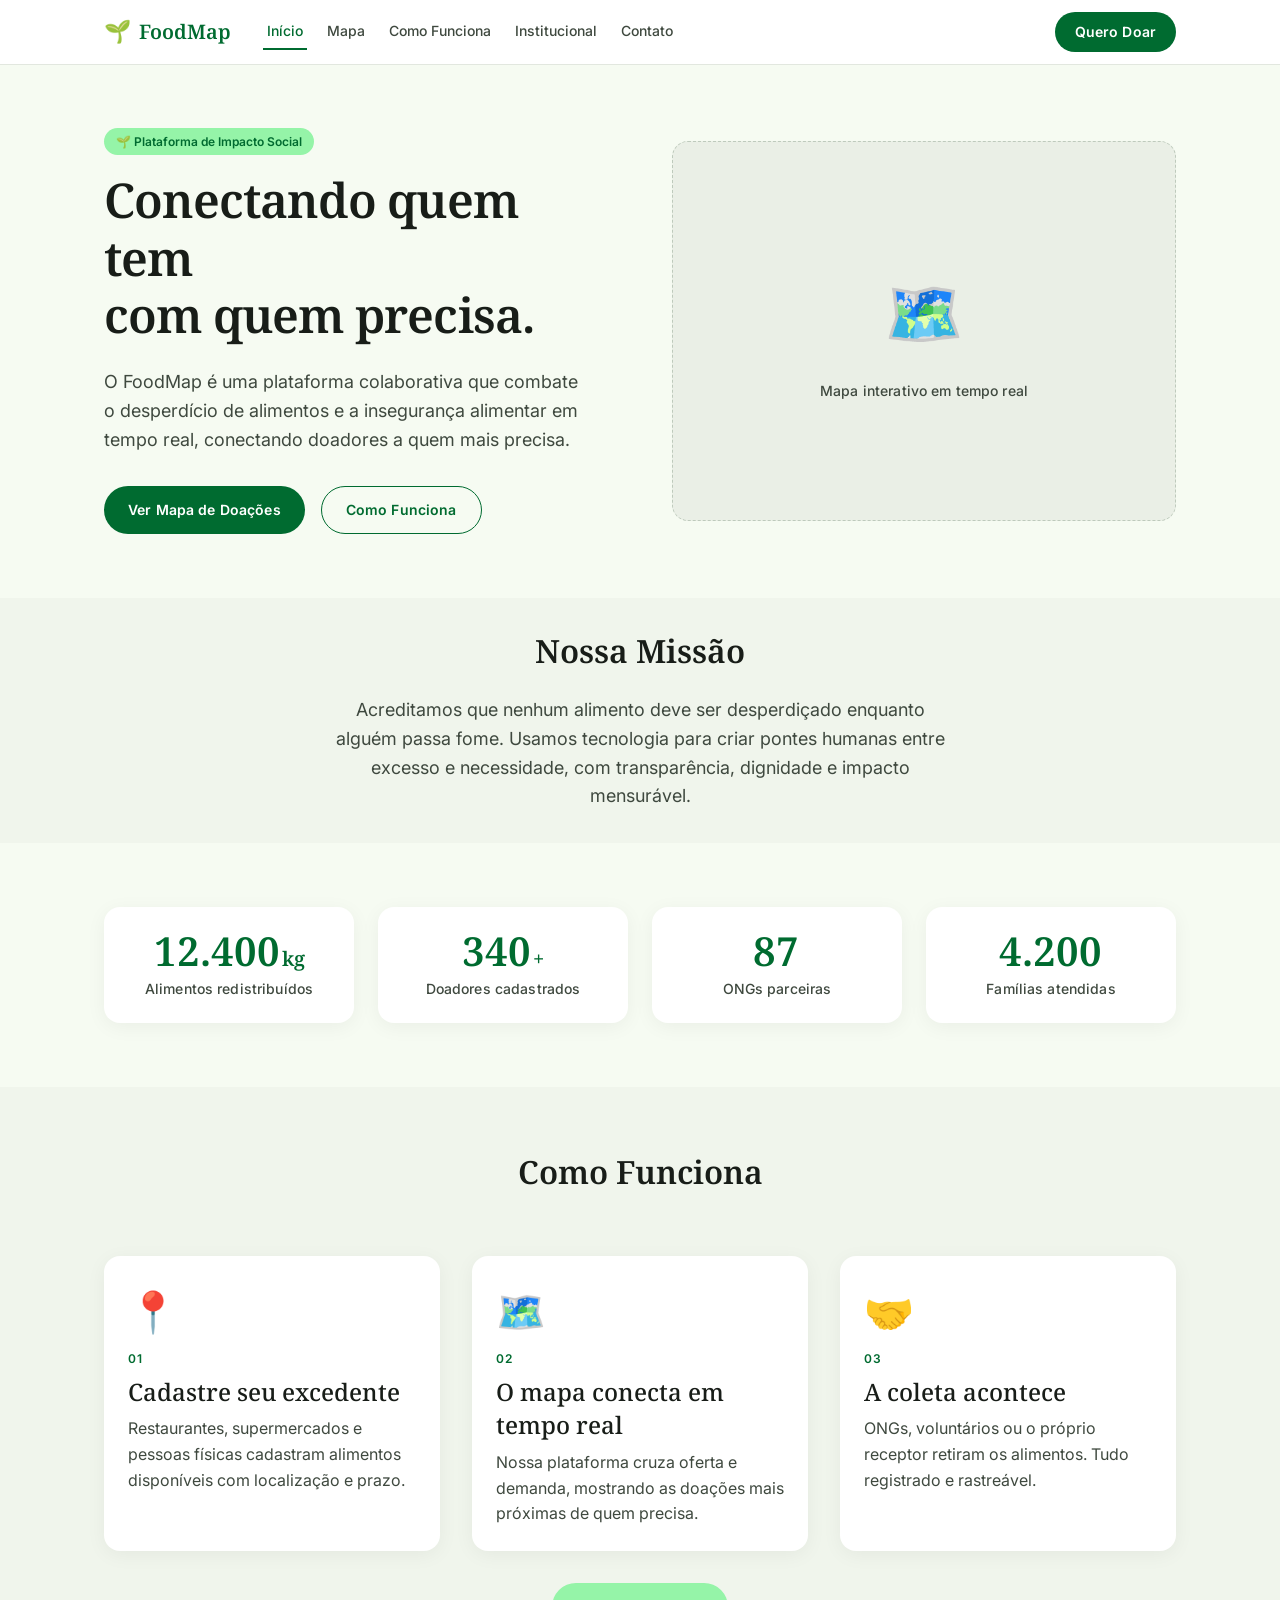
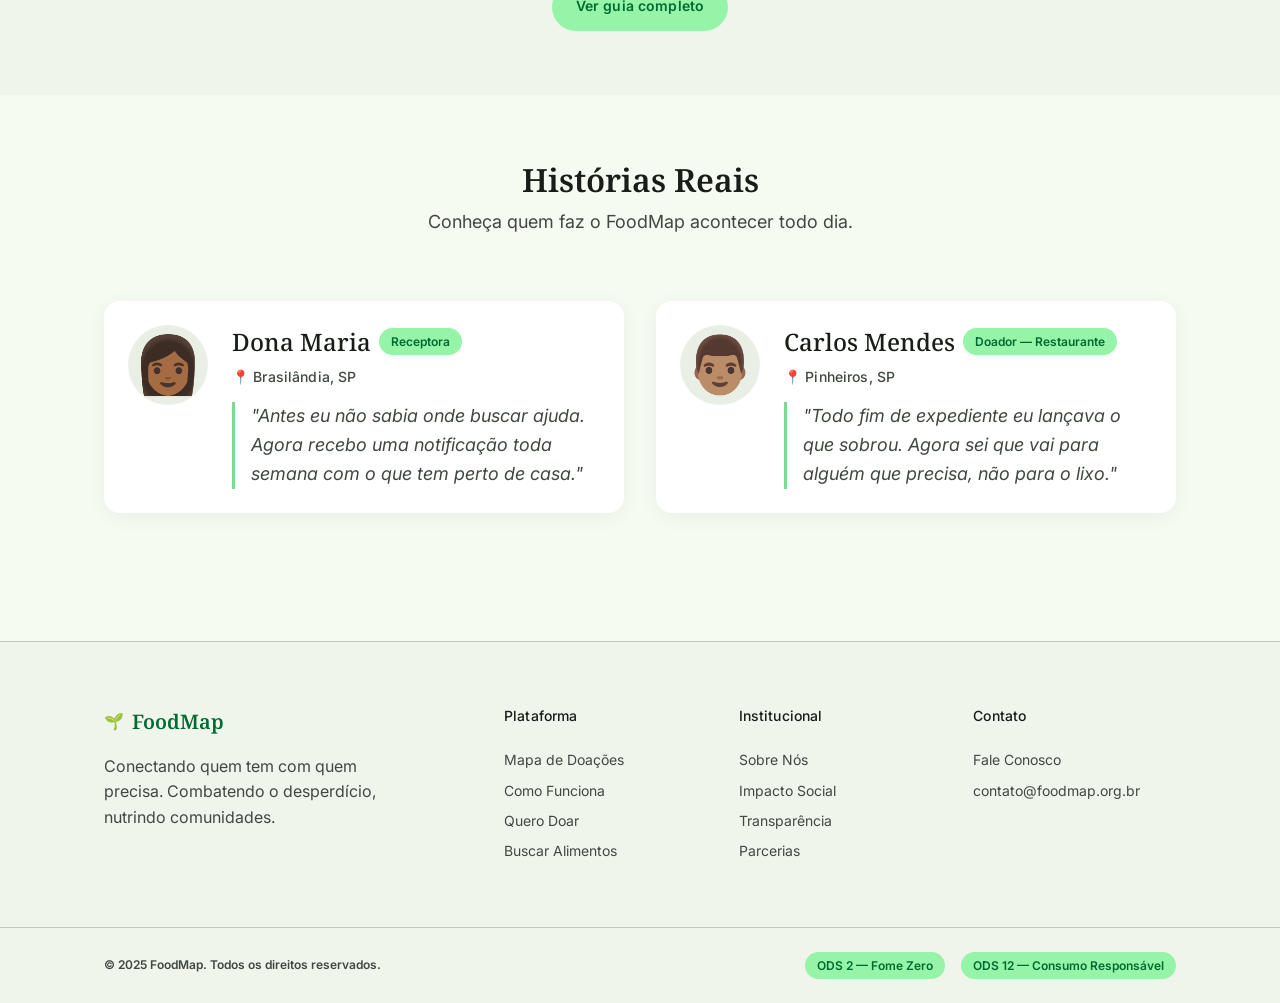
<file: foodmap/index.html>
<!DOCTYPE html>
<html lang="pt-BR">
<head>
  <meta charset="UTF-8" />
  <meta name="viewport" content="width=device-width, initial-scale=1.0" />
  <title>FoodMap — Início</title>

  <!-- Design System -->
  <link rel="stylesheet" href="./css/tokens.css" />
  <link rel="stylesheet" href="./css/global.css" />
  <link rel="stylesheet" href="./css/navbar.css" />
  <link rel="stylesheet" href="./css/footer.css" />
  <link rel="stylesheet" href="./css/home.css" />
</head>
<body>

  <!-- NavBar -->
  <div id="navbar">
  
  </div>

  <main>

    <!-- ── Hero Section ───────────────────────────────── -->
    <section class="hero section">
      <div class="container hero__inner">
        <div class="hero__content">
          <span class="badge" style="margin-bottom: var(--space-md);">🌱 Plataforma de Impacto Social</span>
          <h1 class="display-lg" style="margin-bottom: var(--space-lg);">
            Conectando quem tem<br>com quem precisa.
          </h1>
          <p class="body-lg text-muted" style="max-width: 480px; margin-bottom: var(--space-xl);">
            O FoodMap é uma plataforma colaborativa que combate o desperdício de alimentos
            e a insegurança alimentar em tempo real, conectando doadores a quem mais precisa.
          </p>
          <div class="hero__cta">
            <a href="./pages/mapa.html" class="btn btn-primary">Ver Mapa de Doações</a>
            <a href="./pages/como-funciona.html" class="btn btn-outline">Como Funciona</a>
          </div>
        </div>
        <div class="hero__visual">
          <!-- Placeholder: substituir por imagem/mapa real -->
          <div class="hero__map-placeholder">
            <span style="font-size: 64px;">🗺️</span>
            <p class="label-md text-muted">Mapa interativo em tempo real</p>
          </div>
        </div>
      </div>
    </section>

    <!-- ── Nossa Missão ────────────────────────────────── -->
    <section class="section-sm" style="background-color: var(--color-surface-container-low);">
      <div class="container" style="text-align: center; max-width: 680px;">
        <h2 class="headline-lg" style="margin-bottom: var(--space-lg);">Nossa Missão</h2>
        <p class="body-lg text-muted">
          Acreditamos que nenhum alimento deve ser desperdiçado enquanto alguém passa fome.
          Usamos tecnologia para criar pontes humanas entre excesso e necessidade,
          com transparência, dignidade e impacto mensurável.
        </p>
      </div>
    </section>

    <!-- ── Estatísticas ────────────────────────────────── -->
    <section class="section">
      <div class="container">
        <div class="stats-grid" id="statsGrid">
          <!-- preenchido pelo home.js -->
        </div>
      </div>
    </section>

    <!-- ── Como Funciona (resumo) ─────────────────────── -->
    <section class="section" style="background-color: var(--color-surface-container-low);">
      <div class="container">
        <h2 class="headline-lg text-center" style="margin-bottom: var(--space-xxl);">Como Funciona</h2>
        <div class="steps-grid" id="stepsGrid">
          <!-- preenchido pelo home.js -->
        </div>
        <div class="text-center" style="margin-top: var(--space-xl);">
          <a href="./pages/como-funciona.html" class="btn btn-secondary">Ver guia completo</a>
        </div>
      </div>
    </section>

    <!-- ── Personas ────────────────────────────────────── -->
    <section class="section">
      <div class="container">
        <h2 class="headline-lg text-center" style="margin-bottom: var(--space-sm);">Histórias Reais</h2>
        <p class="body-lg text-muted text-center" style="margin-bottom: var(--space-xxl);">
          Conheça quem faz o FoodMap acontecer todo dia.
        </p>
        <div class="personas-grid" id="personasGrid">
          <!-- preenchido pelo home.js -->
        </div>
      </div>
    </section>

  </main>

  <!-- Footer -->
  <div id="footer"></div>

  <!-- Scripts -->
  <script src="./components/navbar.js"></script>
  <script src="./components/footer.js"></script>
  <script src="./js/home.js"></script>
  <script>
    NavBar.render('index');
    Footer.render();
    Home.render();
  </script>

</body>
</html>
</file>
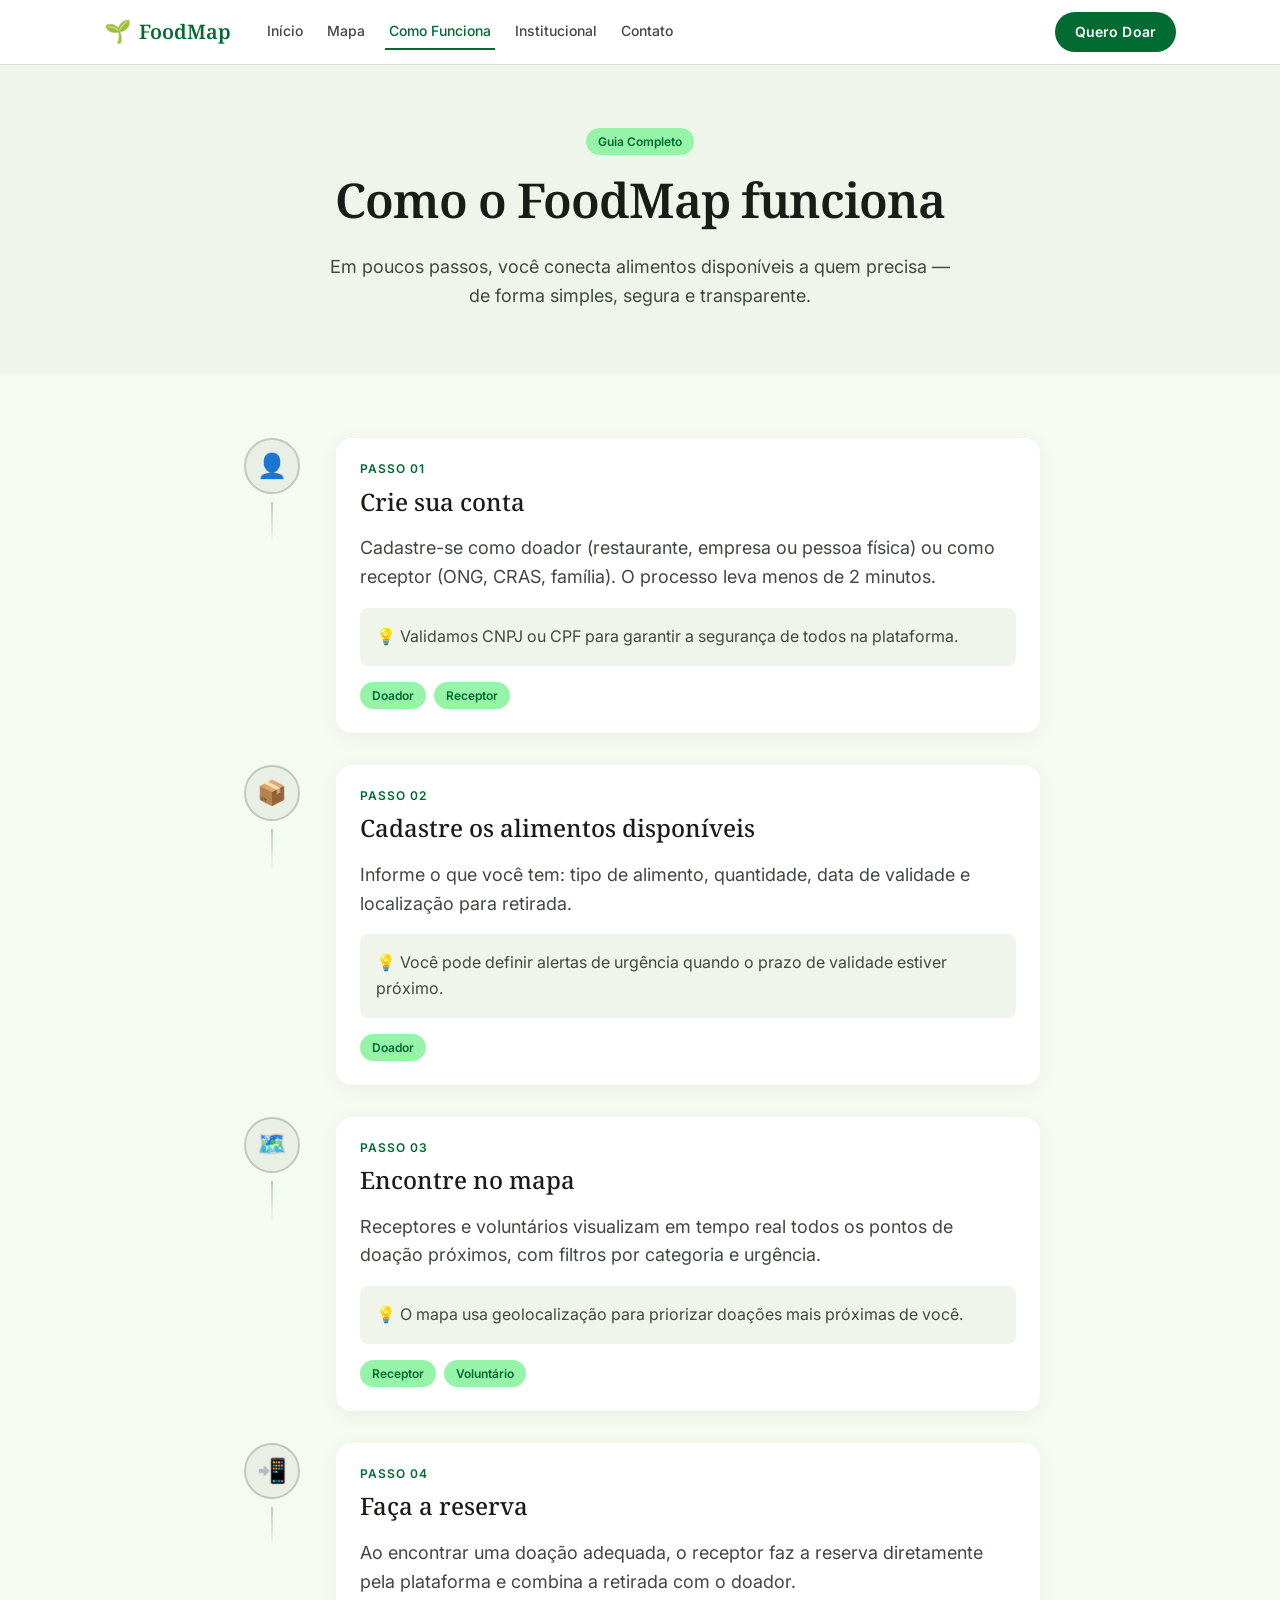
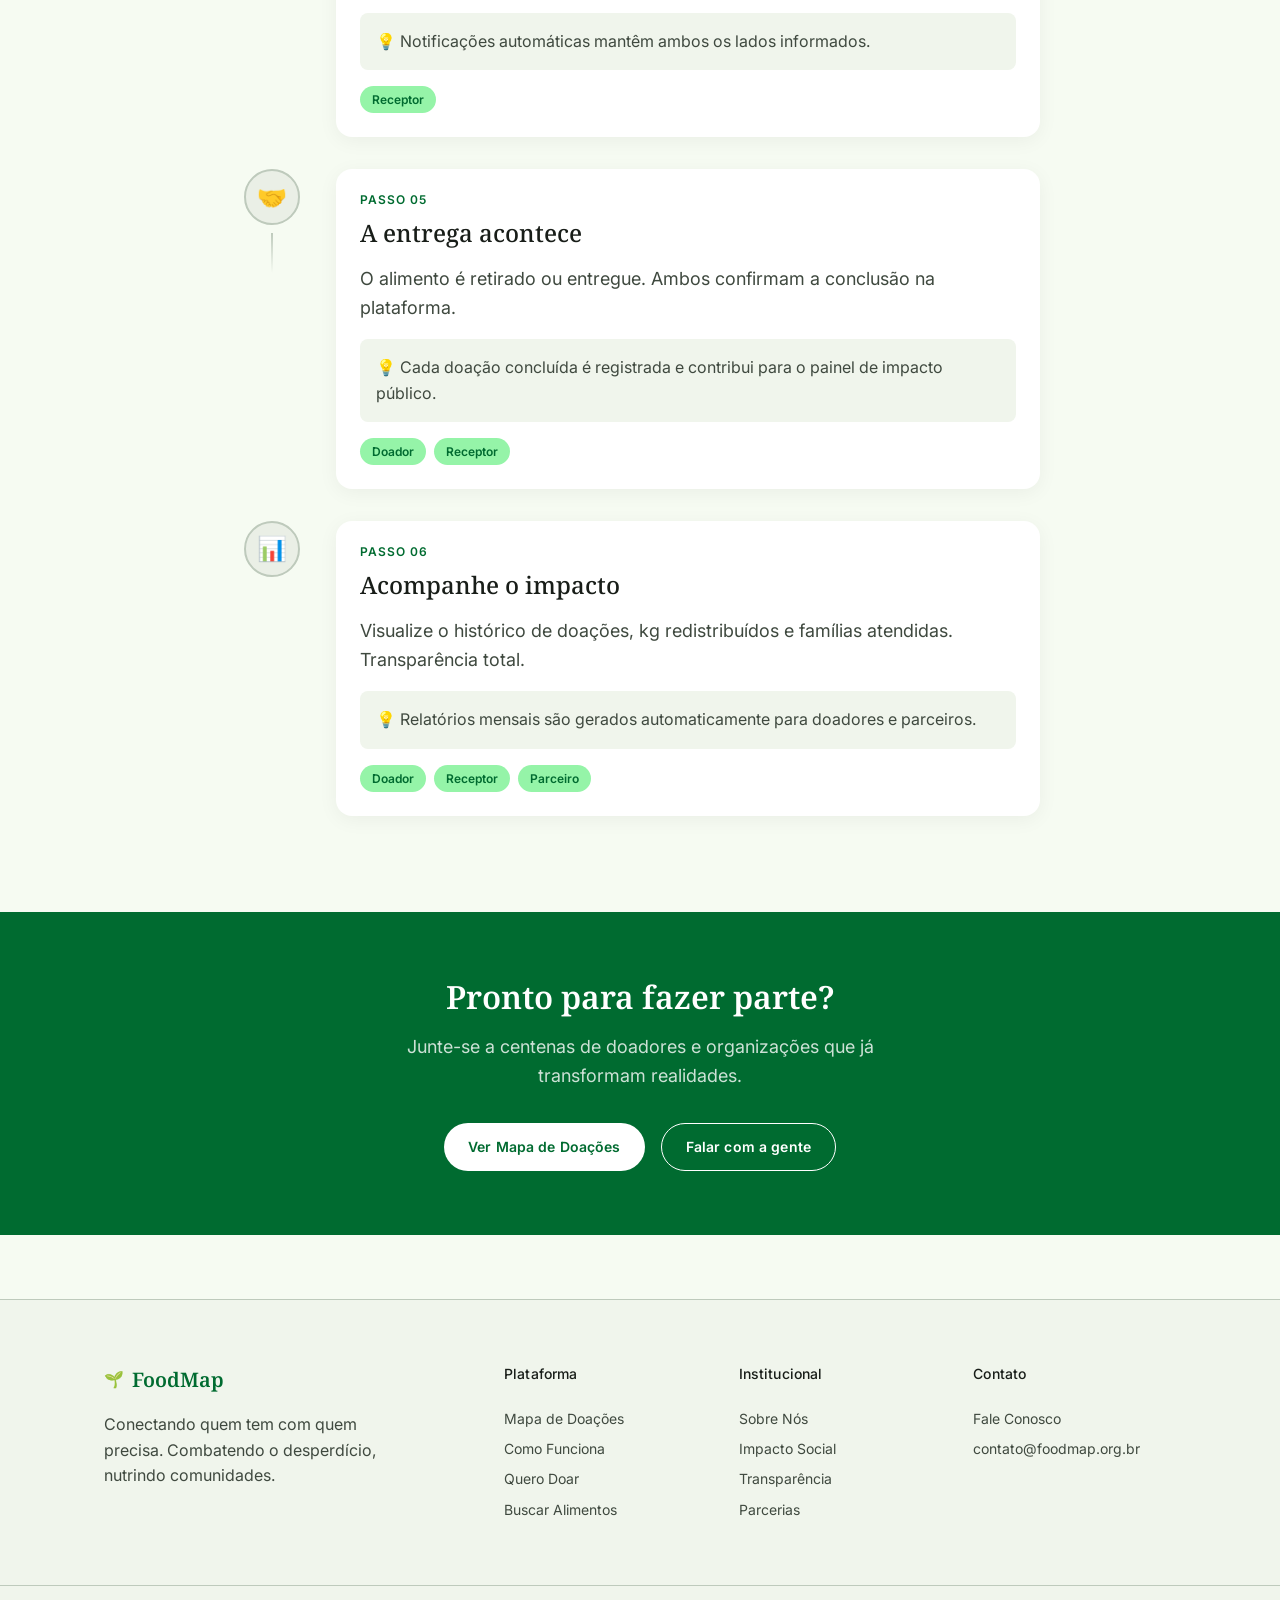
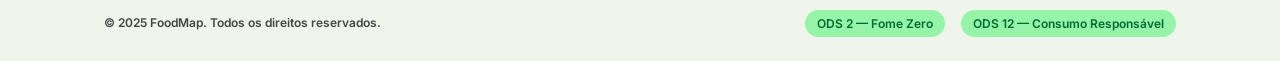
<file: foodmap/pages/como-funciona.html>
<!DOCTYPE html>
<html lang="pt-BR">
<head>
  <meta charset="UTF-8" />
  <meta name="viewport" content="width=device-width, initial-scale=1.0" />
  <title>FoodMap — Como Funciona</title>

  <link rel="stylesheet" href="../css/tokens.css" />
  <link rel="stylesheet" href="../css/global.css" />
  <link rel="stylesheet" href="../css/navbar.css" />
  <link rel="stylesheet" href="../css/footer.css" />
  <link rel="stylesheet" href="../css/como-funciona.css" />
</head>
<body>

  <div id="navbar"></div>

  <main>

    <!-- ── Hero ── -->
    <section class="section" style="background-color: var(--color-surface-container-low); text-align: center;">
      <div class="container" style="max-width: 680px;">
        <span class="badge" style="margin-bottom: var(--space-md);">Guia Completo</span>
        <h1 class="display-lg" style="margin-bottom: var(--space-lg);">Como o FoodMap funciona</h1>
        <p class="body-lg text-muted">
          Em poucos passos, você conecta alimentos disponíveis a quem precisa —
          de forma simples, segura e transparente.
        </p>
      </div>
    </section>

    <!-- ── Passo a passo ── -->
    <section class="section">
      <div class="container">
        <div class="cf-steps" id="cfSteps">
          <!-- preenchido pelo como-funciona.js -->
        </div>
      </div>
    </section>

    <!-- ── CTA Final ── -->
    <section class="section" style="background-color: var(--color-primary); text-align: center; margin-top: 0;">
      <div class="container" style="max-width: 600px;">
        <h2 class="headline-lg" style="color: var(--color-on-primary); margin-bottom: var(--space-md);">Pronto para fazer parte?</h2>
        <p class="body-lg" style="color: rgba(255,255,255,0.8); margin-bottom: var(--space-xl);">
          Junte-se a centenas de doadores e organizações que já transformam realidades.
        </p>
        <div style="display:flex; gap: var(--space-md); justify-content: center; flex-wrap: wrap;">
          <a href="./mapa.html" class="btn" style="background: white; color: var(--color-primary);">Ver Mapa de Doações</a>
          <a href="./contato.html" class="btn btn-outline" style="border-color: white; color: white;">Falar com a gente</a>
        </div>
      </div>
    </section>

  </main>

  <div id="footer"></div>

  <script src="../components/navbar.js"></script>
  <script src="../components/footer.js"></script>
  <script src="../js/como-funciona.js"></script>
  <script>
    NavBar.render('como-funciona');
    Footer.render();
    ComoFunciona.render();
  </script>

</body>
</html>
</file>
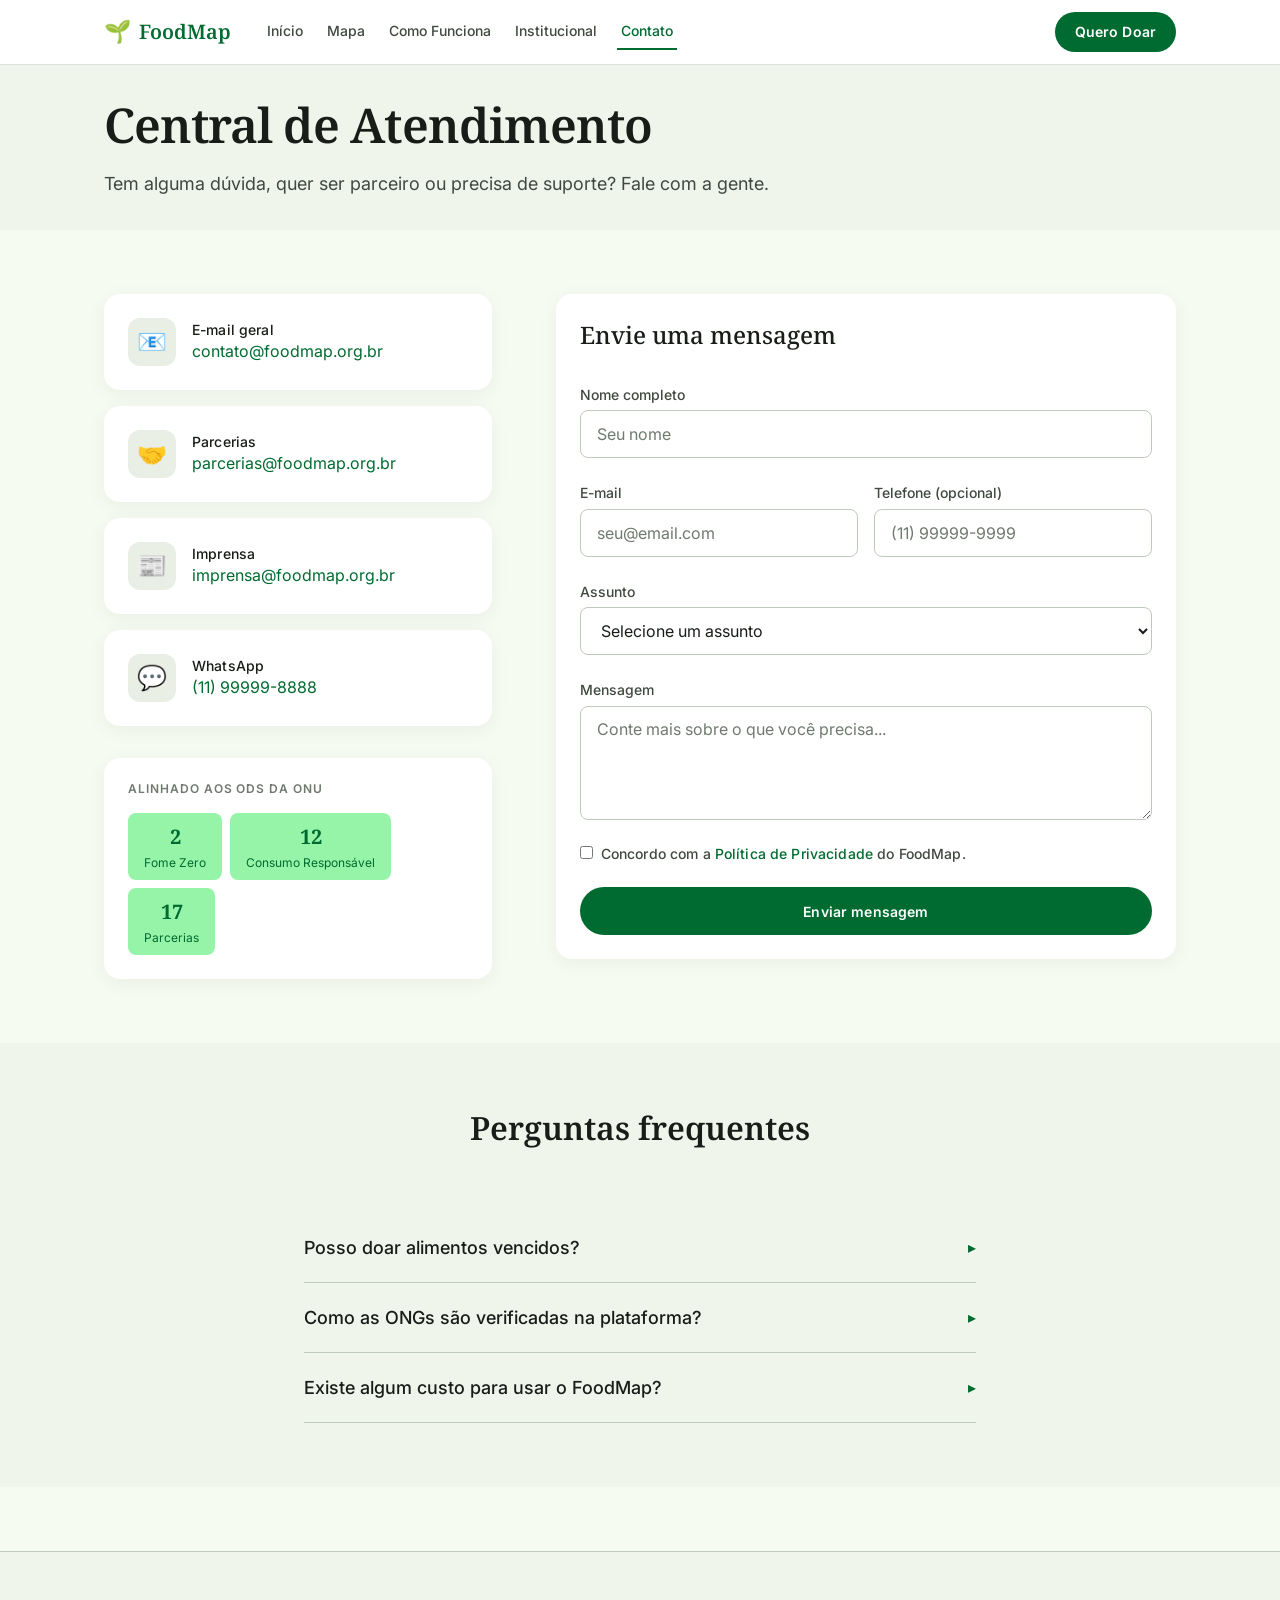
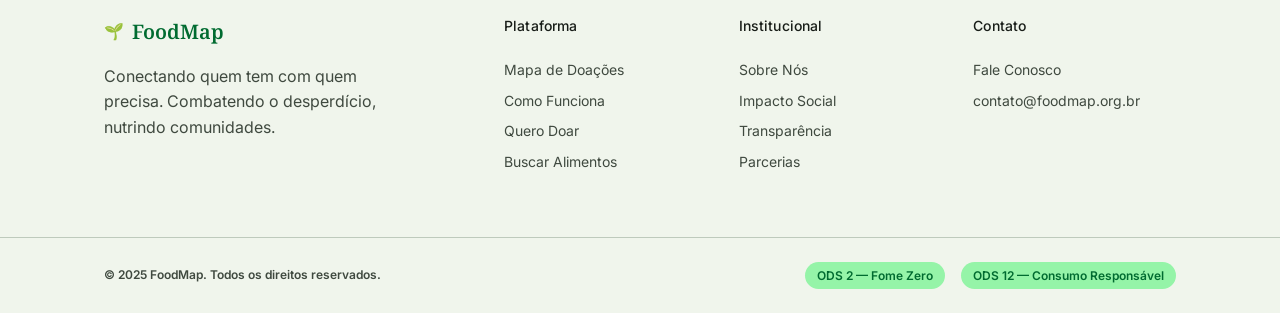
<file: foodmap/pages/contato.html>
<!DOCTYPE html>
<html lang="pt-BR">
<head>
  <meta charset="UTF-8" />
  <meta name="viewport" content="width=device-width, initial-scale=1.0" />
  <title>FoodMap — Central de Atendimento</title>

  <link rel="stylesheet" href="../css/tokens.css" />
  <link rel="stylesheet" href="../css/global.css" />
  <link rel="stylesheet" href="../css/navbar.css" />
  <link rel="stylesheet" href="../css/footer.css" />
  <link rel="stylesheet" href="../css/contato.css" />
</head>
<body>

  <div id="navbar"></div>

  <main>

    <!-- ── Hero ── -->
    <section class="section-sm" style="background-color: var(--color-surface-container-low);">
      <div class="container">
        <h1 class="display-lg" style="margin-bottom: var(--space-md);">Central de Atendimento</h1>
        <p class="body-lg text-muted">Tem alguma dúvida, quer ser parceiro ou precisa de suporte? Fale com a gente.</p>
      </div>
    </section>

    <!-- ── Layout principal ── -->
    <section class="section">
      <div class="container">
        <div class="contato-layout">

          <!-- Cards de contato + ODS -->
          <div class="contato-cards" id="contatoCards">
            <!-- preenchido pelo contato.js -->
          </div>

          <!-- Formulário -->
          <div class="card contato-form-wrapper">
            <h2 class="headline-md" style="margin-bottom: var(--space-xl);">Envie uma mensagem</h2>

            <form id="contatoForm" novalidate>

              <div class="form-field">
                <label class="input-label" for="name">Nome completo</label>
                <input class="input" type="text" id="name" name="name" placeholder="Seu nome" required />
              </div>

              <div class="form-row">
                <div class="form-field">
                  <label class="input-label" for="email">E-mail</label>
                  <input class="input" type="email" id="email" name="email" placeholder="seu@email.com" required />
                </div>
                <div class="form-field">
                  <label class="input-label" for="phone">Telefone (opcional)</label>
                  <input class="input" type="tel" id="phone" name="phone" placeholder="(11) 99999-9999" />
                </div>
              </div>

              <div class="form-field">
                <label class="input-label" for="subject">Assunto</label>
                <select class="input" id="subject" name="subject" required>
                  <option value="" disabled selected>Selecione um assunto</option>
                  <option value="parceria">Quero ser parceiro</option>
                  <option value="doacao">Quero fazer doações</option>
                  <option value="voluntariado">Quero ser voluntário</option>
                  <option value="imprensa">Imprensa / Mídia</option>
                  <option value="suporte">Suporte técnico</option>
                  <option value="outro">Outro</option>
                </select>
              </div>

              <div class="form-field">
                <label class="input-label" for="message">Mensagem</label>
                <textarea class="input" id="message" name="message" rows="5" placeholder="Conte mais sobre o que você precisa..." required style="padding-top: 12px; resize: vertical;"></textarea>
              </div>

              <div class="form-checkbox">
                <input type="checkbox" id="privacy" name="privacy" required />
                <label for="privacy" class="label-md text-muted">
                  Concordo com a <a href="#" class="text-primary">Política de Privacidade</a> do FoodMap.
                </label>
              </div>

              <button type="submit" class="btn btn-primary" style="width: 100%; margin-top: var(--space-lg);">
                Enviar mensagem
              </button>

              <p id="formMsg" class="label-md text-center" style="margin-top: var(--space-md); display: none;"></p>

            </form>
          </div>

        </div>
      </div>
    </section>

    <!-- ── FAQ ── -->
    <section class="section" style="background-color: var(--color-surface-container-low);">
      <div class="container" style="max-width: 720px;">
        <h2 class="headline-lg text-center" style="margin-bottom: var(--space-xxl);">Perguntas frequentes</h2>
        <div class="faq-list" id="faqList">
          <!-- preenchido pelo contato.js -->
        </div>
      </div>
    </section>

  </main>

  <div id="footer"></div>

  <script src="../components/navbar.js"></script>
  <script src="../components/footer.js"></script>
  <script src="../js/contato.js"></script>
  <script>
    NavBar.render('contato');
    Footer.render();
    Contato.render();
  </script>

</body>
</html>
</file>
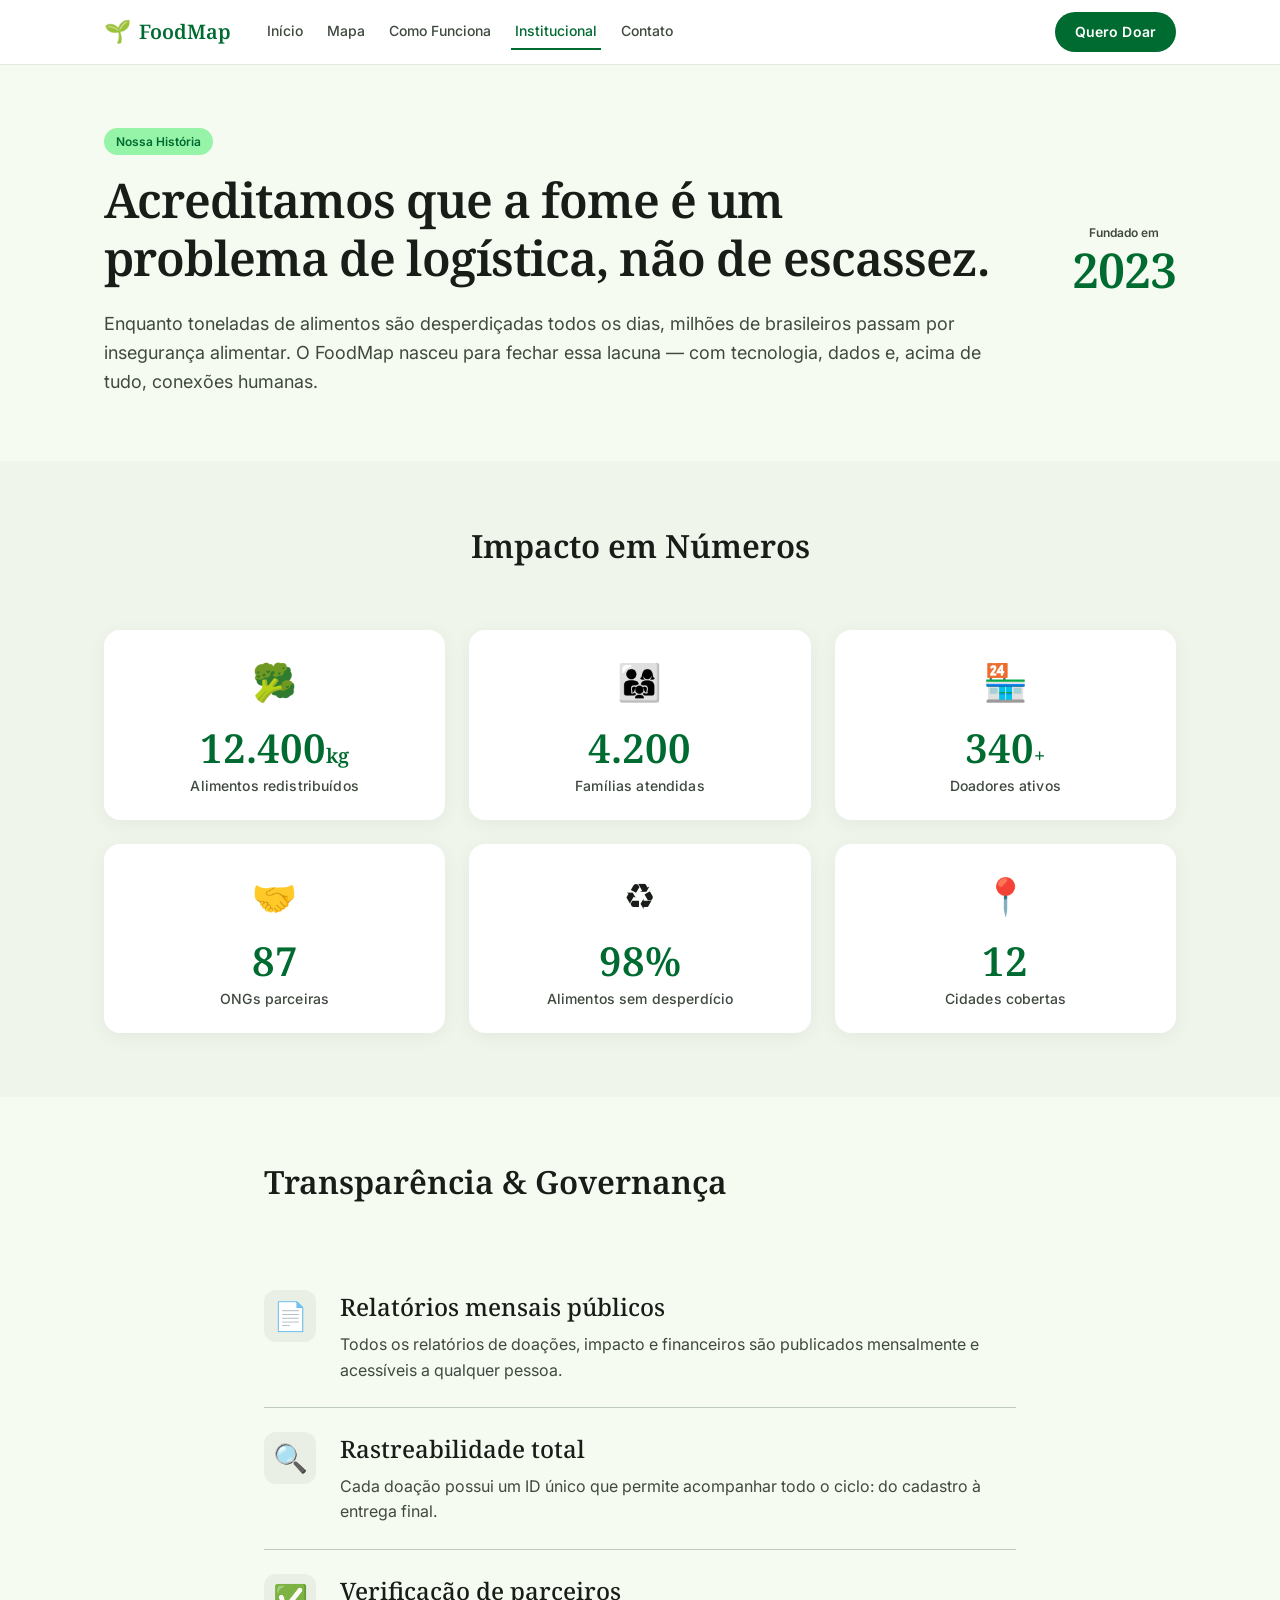
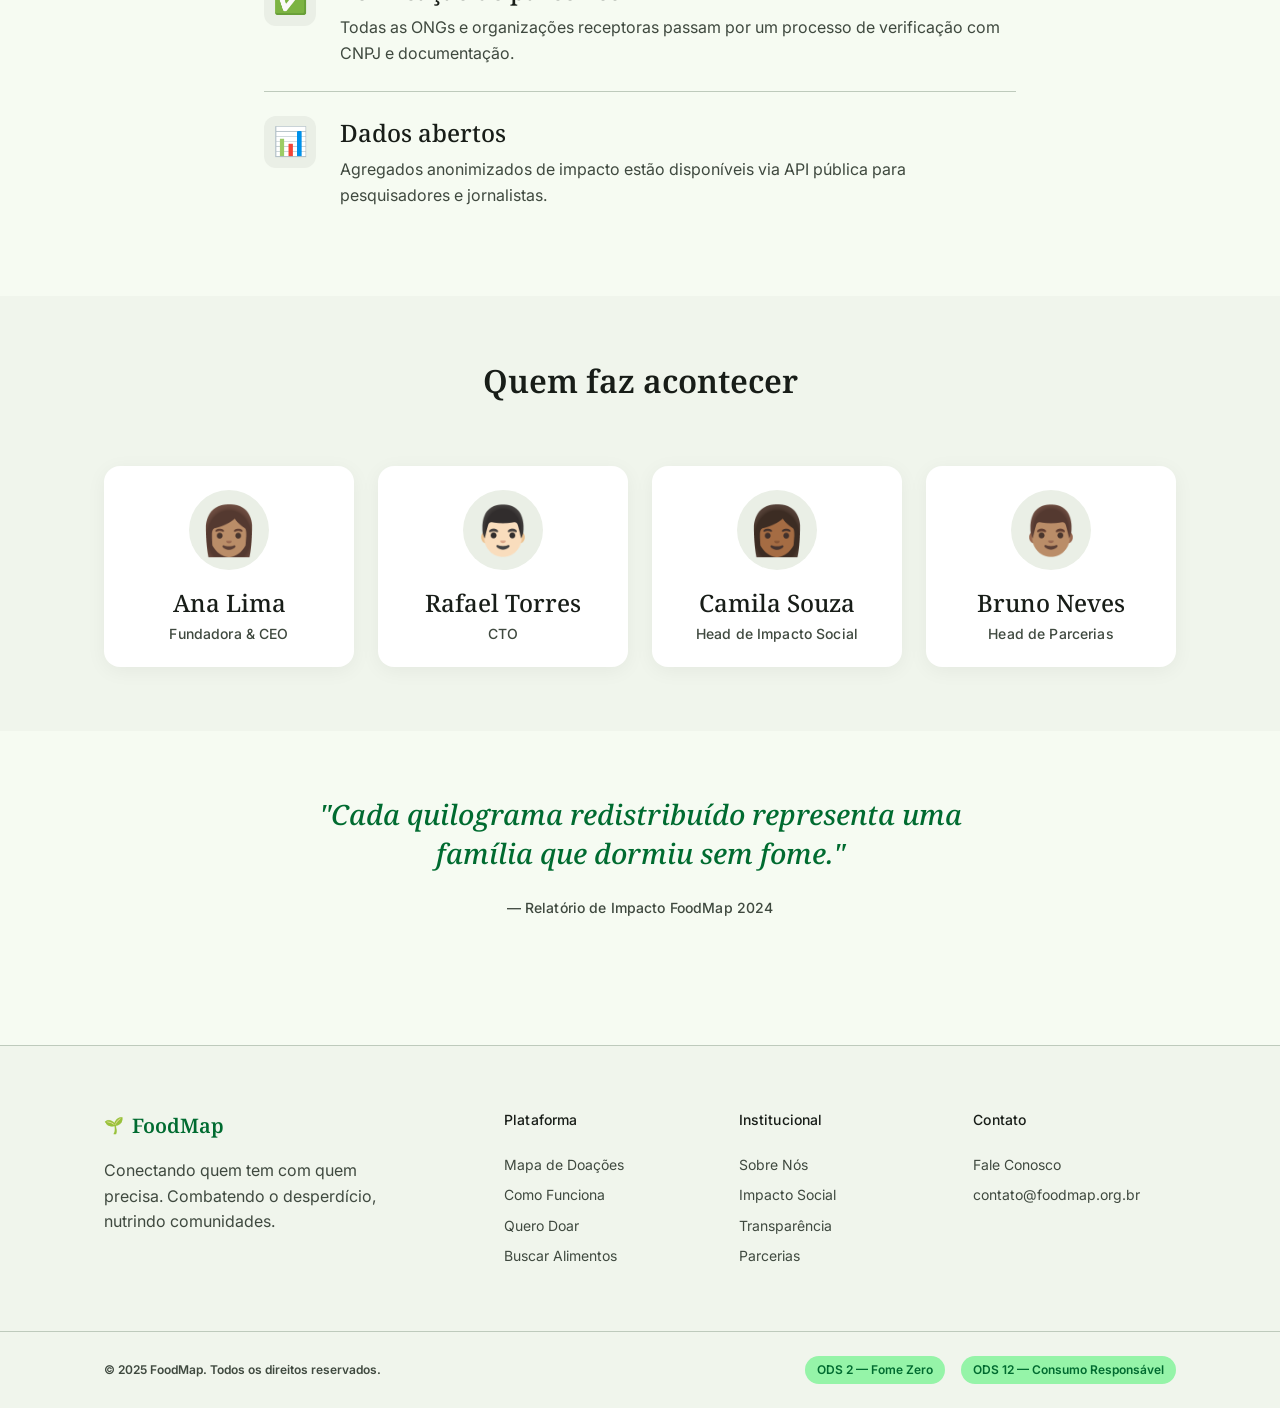
<file: foodmap/pages/institucional.html>
<!DOCTYPE html>
<html lang="pt-BR">
<head>
  <meta charset="UTF-8" />
  <meta name="viewport" content="width=device-width, initial-scale=1.0" />
  <title>FoodMap — Institucional & Impacto</title>

  <link rel="stylesheet" href="../css/tokens.css" />
  <link rel="stylesheet" href="../css/global.css" />
  <link rel="stylesheet" href="../css/navbar.css" />
  <link rel="stylesheet" href="../css/footer.css" />
  <link rel="stylesheet" href="../css/institucional.css" />
</head>
<body>

  <div id="navbar"></div>

  <main>

    <!-- ── Manifesto / Hero ── -->
    <section class="section inst-hero">
      <div class="container">
        <div class="inst-hero__inner">
          <div>
            <span class="badge" style="margin-bottom: var(--space-md);">Nossa História</span>
            <h1 class="display-lg" style="margin-bottom: var(--space-lg);">
              Acreditamos que a fome é um problema de logística, não de escassez.
            </h1>
            <p class="body-lg text-muted">
              Enquanto toneladas de alimentos são desperdiçadas todos os dias, milhões de brasileiros
              passam por insegurança alimentar. O FoodMap nasceu para fechar essa lacuna —
              com tecnologia, dados e, acima de tudo, conexões humanas.
            </p>
          </div>
          <div class="inst-hero__year">
            <p class="label-sm text-muted">Fundado em</p>
            <p class="display-lg text-primary">2023</p>
          </div>
        </div>
      </div>
    </section>

    <!-- ── Dados de Impacto ── -->
    <section class="section" style="background-color: var(--color-surface-container-low);">
      <div class="container">
        <h2 class="headline-lg text-center" style="margin-bottom: var(--space-xxl);">Impacto em Números</h2>
        <div class="impact-grid" id="impactGrid">
          <!-- preenchido pelo institucional.js -->
        </div>
      </div>
    </section>

    <!-- ── Transparência & Governança ── -->
    <section class="section">
      <div class="container" style="max-width: 800px;">
        <h2 class="headline-lg" style="margin-bottom: var(--space-xxl);">Transparência & Governança</h2>
        <div id="transparencyList">
          <!-- preenchido pelo institucional.js -->
        </div>
      </div>
    </section>

    <!-- ── Time ── -->
    <section class="section" style="background-color: var(--color-surface-container-low);">
      <div class="container">
        <h2 class="headline-lg text-center" style="margin-bottom: var(--space-xxl);">Quem faz acontecer</h2>
        <div class="team-grid" id="teamGrid">
          <!-- preenchido pelo institucional.js -->
        </div>
      </div>
    </section>

    <!-- ── Quote de impacto ── -->
    <section class="section">
      <div class="container" style="max-width: 720px; text-align: center;">
        <blockquote class="inst-quote">
          "Cada quilograma redistribuído representa uma família que dormiu sem fome."
        </blockquote>
        <p class="label-md text-muted" style="margin-top: var(--space-lg);">— Relatório de Impacto FoodMap 2024</p>
      </div>
    </section>

  </main>

  <div id="footer"></div>

  <script src="../components/navbar.js"></script>
  <script src="../components/footer.js"></script>
  <script src="../js/institucional.js"></script>
  <script>
    NavBar.render('institucional');
    Footer.render();
    Institucional.render();
  </script>

</body>
</html>
</file>
<file: foodmap/css/tokens.css>
/* =====================================================
   FOODMAP — Design Tokens
   Fonte: foodmap_design_system/DESIGN.md
   ===================================================== */

@import url('https://fonts.googleapis.com/css2?family=Inter:wght@400;500;600&family=Noto+Serif:wght@500;600&display=swap');

:root {
  /* ── Cores: Superfície ── */
  --color-background:               #f6fbf2;
  --color-surface:                  #f6fbf2;
  --color-surface-dim:              #d6dcd3;
  --color-surface-bright:           #f6fbf2;
  --color-surface-container-lowest: #ffffff;
  --color-surface-container-low:    #f0f5ec;
  --color-surface-container:        #eaefe6;
  --color-surface-container-high:   #e5eae1;
  --color-surface-container-highest:#dfe4db;
  --color-surface-variant:          #dfe4db;
  --color-surface-tint:             #006d32;

  /* ── Cores: On Surface ── */
  --color-on-surface:               #181d18;
  --color-on-surface-variant:       #3f493f;
  --color-on-background:            #181d18;

  /* ── Cores: Primária ── */
  --color-primary:                  #006b30;
  --color-on-primary:               #ffffff;
  --color-primary-container:        #218544;
  --color-on-primary-container:     #f7fff3;
  --color-primary-fixed:            #97f8a9;
  --color-primary-fixed-dim:        #7bdb8f;
  --color-inverse-primary:          #7bdb8f;

  /* ── Cores: Secundária ── */
  --color-secondary:                #006d33;
  --color-on-secondary:             #ffffff;
  --color-secondary-container:      #95f4a8;
  --color-on-secondary-container:   #007235;
  --color-secondary-fixed:          #97f7ab;
  --color-secondary-fixed-dim:      #7cda91;

  /* ── Cores: Terciária ── */
  --color-tertiary:                 #006b33;
  --color-on-tertiary:              #ffffff;
  --color-tertiary-container:       #248548;
  --color-on-tertiary-container:    #f6fff3;

  /* ── Cores: Erro ── */
  --color-error:                    #ba1a1a;
  --color-on-error:                 #ffffff;
  --color-error-container:          #ffdad6;
  --color-on-error-container:       #93000a;

  /* ── Cores: Outline ── */
  --color-outline:                  #6f7a6e;
  --color-outline-variant:          #becabc;

  /* ── Cores: Inverse ── */
  --color-inverse-surface:          #2c322c;
  --color-inverse-on-surface:       #edf2e9;

  /* ── Tipografia ── */
  --font-serif:  'Noto Serif', Georgia, serif;
  --font-sans:   'Inter', system-ui, sans-serif;

  --text-display-lg-size:    48px;
  --text-display-lg-height:  1.2;
  --text-display-lg-spacing: -0.02em;
  --text-display-lg-weight:  600;

  --text-headline-lg-size:   32px;
  --text-headline-lg-height: 1.3;
  --text-headline-lg-weight: 600;

  --text-headline-md-size:   24px;
  --text-headline-md-height: 1.4;
  --text-headline-md-weight: 500;

  --text-body-lg-size:       18px;
  --text-body-lg-height:     1.6;
  --text-body-lg-weight:     400;

  --text-body-md-size:       16px;
  --text-body-md-height:     1.6;
  --text-body-md-weight:     400;

  --text-label-md-size:      14px;
  --text-label-md-height:    1.4;
  --text-label-md-spacing:   0.01em;
  --text-label-md-weight:    500;

  --text-label-sm-size:      12px;
  --text-label-sm-height:    1.2;
  --text-label-sm-weight:    600;

  /* ── Espaçamento (base 4px) ── */
  --space-xs:  4px;
  --space-sm:  8px;
  --space-md:  16px;
  --space-lg:  24px;
  --space-xl:  32px;
  --space-xxl: 64px;

  --container-max:  1120px;
  --container-gutter: 24px;

  /* ── Border Radius ── */
  --radius-sm:   0.25rem;
  --radius-md:   0.5rem;
  --radius-lg:   0.75rem;
  --radius-xl:   1rem;
  --radius-2xl:  1.5rem;
  --radius-full: 9999px;

  /* ── Sombras ── */
  --shadow-card:       0px 4px 20px rgba(0, 0, 0, 0.05);
  --shadow-card-hover: 0px 8px 30px rgba(0, 0, 0, 0.08);
  --shadow-nav:        0px 1px 0px rgba(0, 0, 0, 0.08);
}
</file>
<file: foodmap/css/global.css>
/* =====================================================
   FOODMAP — Global Styles
   ===================================================== */

*, *::before, *::after { box-sizing: border-box; margin: 0; padding: 0; }

html {
  background-color: var(--color-background);
  color: var(--color-on-background);
  font-family: var(--font-sans);
  font-size: var(--text-body-md-size);
  line-height: var(--text-body-md-height);
  -webkit-font-smoothing: antialiased;
}

img { display: block; max-width: 100%; }
a  { color: inherit; text-decoration: none; }

/* ── Container ───────────────────────────────────────── */
.container {
  width: 100%;
  max-width: var(--container-max);
  margin-inline: auto;
  padding-inline: var(--container-gutter);
}

/* ── Tipografia ──────────────────────────────────────── */
.display-lg {
  font-family: var(--font-serif);
  font-size: var(--text-display-lg-size);
  font-weight: var(--text-display-lg-weight);
  line-height: var(--text-display-lg-height);
  letter-spacing: var(--text-display-lg-spacing);
}
.headline-lg {
  font-family: var(--font-serif);
  font-size: var(--text-headline-lg-size);
  font-weight: var(--text-headline-lg-weight);
  line-height: var(--text-headline-lg-height);
}
.headline-md {
  font-family: var(--font-serif);
  font-size: var(--text-headline-md-size);
  font-weight: var(--text-headline-md-weight);
  line-height: var(--text-headline-md-height);
}
.body-lg  { font-size: var(--text-body-lg-size);  line-height: var(--text-body-lg-height);  }
.body-md  { font-size: var(--text-body-md-size);  line-height: var(--text-body-md-height);  }
.label-md {
  font-size: var(--text-label-md-size);
  font-weight: var(--text-label-md-weight);
  letter-spacing: var(--text-label-md-spacing);
  line-height: var(--text-label-md-height);
}
.label-sm {
  font-size: var(--text-label-sm-size);
  font-weight: var(--text-label-sm-weight);
  line-height: var(--text-label-sm-height);
}

/* ── Botões ──────────────────────────────────────────── */
.btn {
  display: inline-flex;
  align-items: center;
  justify-content: center;
  gap: var(--space-sm);
  min-height: 48px;
  padding: 0 var(--space-lg);
  border-radius: var(--radius-full);
  font-family: var(--font-sans);
  font-size: var(--text-label-md-size);
  font-weight: 600;
  letter-spacing: 0.01em;
  cursor: pointer;
  border: none;
  transition: box-shadow 0.2s ease, transform 0.15s ease;
  white-space: nowrap;
}
.btn:hover  { transform: translateY(-1px); }
.btn:active { transform: translateY(0); }

.btn-primary {
  background-color: var(--color-primary);
  color: var(--color-on-primary);
}
.btn-primary:hover { box-shadow: var(--shadow-card-hover); }

.btn-secondary {
  background-color: var(--color-secondary-container);
  color: var(--color-primary);
}
.btn-secondary:hover { box-shadow: var(--shadow-card); }

.btn-outline {
  background-color: transparent;
  color: var(--color-primary);
  border: 1.5px solid var(--color-primary);
}
.btn-outline:hover { background-color: var(--color-surface-container-low); }

/* ── Cards ───────────────────────────────────────────── */
.card {
  background-color: var(--color-surface-container-lowest);
  border-radius: var(--radius-xl);
  box-shadow: var(--shadow-card);
  padding: var(--space-lg);
  transition: box-shadow 0.2s ease;
}
.card:hover { box-shadow: var(--shadow-card-hover); }

/* ── Badges / Chips ──────────────────────────────────── */
.badge {
  display: inline-flex;
  align-items: center;
  gap: 4px;
  padding: 4px 12px;
  border-radius: var(--radius-full);
  font-size: var(--text-label-sm-size);
  font-weight: var(--text-label-sm-weight);
  background-color: var(--color-secondary-container);
  color: var(--color-primary);
}
.badge-urgent {
  background-color: var(--color-error-container);
  color: var(--color-on-error-container);
}

/* ── Inputs ──────────────────────────────────────────── */
.input {
  width: 100%;
  min-height: 48px;
  padding: 0 var(--space-md);
  background-color: var(--color-surface-container-lowest);
  border: 1.5px solid var(--color-outline-variant);
  border-radius: var(--radius-md);
  font-family: var(--font-sans);
  font-size: var(--text-body-md-size);
  color: var(--color-on-surface);
  transition: border-color 0.2s;
  outline: none;
}
.input:focus { border-color: var(--color-primary); }
.input::placeholder { color: var(--color-outline); }

.input-label {
  display: block;
  font-size: var(--text-label-md-size);
  font-weight: 500;
  color: var(--color-on-surface-variant);
  margin-bottom: var(--space-xs);
}

/* ── Progress Bar ────────────────────────────────────── */
.progress-track {
  width: 100%;
  height: 8px;
  background-color: var(--color-secondary-container);
  border-radius: var(--radius-full);
  overflow: hidden;
}
.progress-fill {
  height: 100%;
  background-color: var(--color-primary);
  border-radius: var(--radius-full);
  transition: width 0.4s ease;
}

/* ── Seções ──────────────────────────────────────────── */
.section { padding-block: var(--space-xxl); }
.section-sm { padding-block: var(--space-xl); }

/* ── Utilitários de texto ────────────────────────────── */
.text-primary  { color: var(--color-primary); }
.text-muted    { color: var(--color-on-surface-variant); }
.text-center   { text-align: center; }

/* ── Responsividade: mobile ──────────────────────────── */
@media (max-width: 767px) {
  :root { --container-gutter: 16px; }

  .display-lg  { font-size: 36px; }
  .headline-lg { font-size: 28px; }
  .headline-md { font-size: 22px; }
}
</file>
<file: foodmap/css/navbar.css>
/* =====================================================
   FOODMAP — NavBar Component Styles
   ===================================================== */

.navbar {
  position: sticky;
  top: 0;
  z-index: 100;
  background-color: var(--color-surface-container-lowest);
  box-shadow: var(--shadow-nav);
}

.navbar__inner {
  display: flex;
  align-items: center;
  gap: var(--space-xl);
  height: 64px;
}

/* Logo */
.navbar__logo {
  display: flex;
  align-items: center;
  gap: var(--space-sm);
  flex-shrink: 0;
}
.navbar__logo-icon { font-size: 22px; }
.navbar__logo-text {
  font-family: var(--font-serif);
  font-size: 20px;
  font-weight: 600;
  color: var(--color-primary);
}

/* Links */
.navbar__links {
  display: flex;
  align-items: center;
  gap: var(--space-md);
  flex: 1;
}

.nav-link {
  font-size: var(--text-label-md-size);
  font-weight: 500;
  color: var(--color-on-surface-variant);
  padding: 6px 4px;
  border-bottom: 2px solid transparent;
  transition: color 0.15s, border-color 0.15s;
}
.nav-link:hover      { color: var(--color-primary); }
.nav-link--active    {
  color: var(--color-primary);
  border-bottom-color: var(--color-primary);
}

/* CTA */
.navbar__cta { margin-left: auto; }

/* Hamburger */
.navbar__hamburger {
  display: none;
  flex-direction: column;
  gap: 5px;
  background: none;
  border: none;
  cursor: pointer;
  padding: 4px;
  margin-left: auto;
}
.navbar__hamburger span {
  display: block;
  width: 22px;
  height: 2px;
  background-color: var(--color-on-surface);
  border-radius: 2px;
  transition: 0.2s;
}

/* Mobile menu */
.navbar__mobile {
  display: none;
  flex-direction: column;
  align-items: flex-start;
  gap: var(--space-xs);
  padding: var(--space-md) var(--container-gutter) var(--space-lg);
  border-top: 1px solid var(--color-outline-variant);
  background-color: var(--color-surface-container-lowest);
}
.navbar__mobile--open { display: flex; }

/* ── Responsivo ── */
@media (max-width: 767px) {
  .navbar__links { display: none; }
  .navbar__cta   { display: none; }
  .navbar__hamburger { display: flex; }
}
</file>
<file: foodmap/css/footer.css>
/* =====================================================
   FOODMAP — Footer Styles
   ===================================================== */

.footer {
  background-color: var(--color-surface-container-low);
  border-top: 1px solid var(--color-outline-variant);
  margin-top: var(--space-xxl);
}

.footer__inner {
  display: grid;
  grid-template-columns: 1fr 2fr;
  gap: var(--space-xxl);
  padding-block: var(--space-xxl);
}

.footer__links {
  display: grid;
  grid-template-columns: repeat(3, 1fr);
  gap: var(--space-xl);
}

.footer__col {
  display: flex;
  flex-direction: column;
  gap: var(--space-sm);
}

.footer__link {
  font-size: var(--text-label-md-size);
  color: var(--color-on-surface-variant);
  transition: color 0.15s;
}
.footer__link:hover { color: var(--color-primary); }

.footer__bottom {
  border-top: 1px solid var(--color-outline-variant);
  padding-block: var(--space-lg);
}

@media (max-width: 767px) {
  .footer__inner { grid-template-columns: 1fr; gap: var(--space-xl); }
  .footer__links  { grid-template-columns: 1fr 1fr; }
}
</file>
<file: foodmap/css/home.css>
/* =====================================================
   FOODMAP — Home Page Styles
   ===================================================== */

/* ── Hero ── */
.hero__inner {
  display: grid;
  grid-template-columns: 1fr 1fr;
  gap: var(--space-xxl);
  align-items: center;
}

.hero__cta {
  display: flex;
  gap: var(--space-md);
  flex-wrap: wrap;
}

.hero__map-placeholder {
  background-color: var(--color-surface-container);
  border-radius: var(--radius-xl);
  border: 1.5px dashed var(--color-outline-variant);
  min-height: 380px;
  display: flex;
  flex-direction: column;
  align-items: center;
  justify-content: center;
  gap: var(--space-md);
}

/* ── Stats ── */
.stats-grid {
  display: grid;
  grid-template-columns: repeat(4, 1fr);
  gap: var(--space-lg);
}

.stat-card { text-align: center; }

.stat-value {
  font-family: var(--font-serif);
  font-size: 40px;
  font-weight: 600;
  color: var(--color-primary);
  line-height: 1;
  margin-bottom: var(--space-sm);
}

.stat-unit {
  font-size: 20px;
  margin-left: 2px;
}

/* ── Steps ── */
.steps-grid {
  display: grid;
  grid-template-columns: repeat(3, 1fr);
  gap: var(--space-xl);
}

.step-card {
  padding: var(--space-lg);
  background-color: var(--color-surface-container-lowest);
  border-radius: var(--radius-xl);
  box-shadow: var(--shadow-card);
}

.step-icon {
  font-size: 40px;
  margin-bottom: var(--space-sm);
}

.step-number {
  text-transform: uppercase;
  letter-spacing: 0.08em;
}

/* ── Personas ── */
.personas-grid {
  display: grid;
  grid-template-columns: repeat(2, 1fr);
  gap: var(--space-xl);
}

.persona-card {
  display: flex;
  gap: var(--space-lg);
  align-items: flex-start;
}

.persona-avatar {
  font-size: 56px;
  flex-shrink: 0;
  width: 80px;
  height: 80px;
  background-color: var(--color-surface-container);
  border-radius: var(--radius-full);
  display: flex;
  align-items: center;
  justify-content: center;
}

.persona-quote {
  font-style: italic;
  color: var(--color-on-surface-variant);
  border-left: 3px solid var(--color-primary-fixed-dim);
  padding-left: var(--space-md);
}

/* ── Responsivo ── */
@media (max-width: 1023px) {
  .stats-grid { grid-template-columns: repeat(2, 1fr); }
}

@media (max-width: 767px) {
  .hero__inner         { grid-template-columns: 1fr; }
  .hero__visual        { display: none; }
  .stats-grid          { grid-template-columns: repeat(2, 1fr); }
  .steps-grid          { grid-template-columns: 1fr; }
  .personas-grid       { grid-template-columns: 1fr; }
  .persona-card        { flex-direction: column; }
}
</file>
<file: foodmap/css/como-funciona.css>
/* =====================================================
   FOODMAP — Como Funciona Styles
   ===================================================== */

.cf-steps {
  display: flex;
  flex-direction: column;
  gap: 0;
  max-width: 800px;
  margin-inline: auto;
}

.cf-step {
  display: grid;
  grid-template-columns: 64px 1fr;
  gap: var(--space-xl);
  align-items: flex-start;
  padding-bottom: var(--space-xl);
}

.cf-step__visual {
  display: flex;
  flex-direction: column;
  align-items: center;
}

.cf-step__icon {
  width: 56px;
  height: 56px;
  border-radius: var(--radius-full);
  background-color: var(--color-surface-container);
  border: 2px solid var(--color-outline-variant);
  display: flex;
  align-items: center;
  justify-content: center;
  font-size: 24px;
  flex-shrink: 0;
}

.cf-step__line {
  width: 2px;
  flex: 1;
  min-height: 40px;
  background: linear-gradient(to bottom, var(--color-outline-variant), transparent);
  margin-top: var(--space-sm);
}

.cf-step__line--hidden { opacity: 0; }

.cf-step__content { flex: 1; }

@media (max-width: 767px) {
  .cf-step {
    grid-template-columns: 48px 1fr;
    gap: var(--space-md);
  }
  .cf-step__icon { width: 44px; height: 44px; font-size: 20px; }
}
</file>
<file: foodmap/css/contato.css>
/* =====================================================
   FOODMAP — Contato Styles
   ===================================================== */

.contato-layout {
  display: grid;
  grid-template-columns: 1fr 1.6fr;
  gap: var(--space-xxl);
  align-items: flex-start;
}

/* Cards de contato */
.contato-cards {
  display: flex;
  flex-direction: column;
  gap: var(--space-md);
}

.contato-card {
  display: flex;
  align-items: center;
  gap: var(--space-md);
  text-decoration: none;
  transition: box-shadow 0.15s, transform 0.15s;
}
.contato-card:hover { transform: translateX(4px); }

.contato-card__icon {
  font-size: 24px;
  width: 48px;
  height: 48px;
  background-color: var(--color-surface-container);
  border-radius: var(--radius-lg);
  display: flex;
  align-items: center;
  justify-content: center;
  flex-shrink: 0;
}

/* ODS Badge */
.ods-card { margin-top: var(--space-md); }

.ods-badge {
  display: flex;
  flex-direction: column;
  align-items: center;
  padding: var(--space-sm) var(--space-md);
  background: var(--color-secondary-container);
  border-radius: var(--radius-md);
  text-align: center;
  font-size: var(--text-label-sm-size);
  color: var(--color-primary);
}
.ods-badge strong { font-size: 20px; font-family: var(--font-serif); }

/* Formulário */
.contato-form-wrapper { }

.form-field {
  display: flex;
  flex-direction: column;
  margin-bottom: var(--space-lg);
}

.form-row {
  display: grid;
  grid-template-columns: 1fr 1fr;
  gap: var(--space-md);
}

.form-checkbox {
  display: flex;
  align-items: flex-start;
  gap: var(--space-sm);
  margin-top: var(--space-md);
}
.form-checkbox input { margin-top: 2px; accent-color: var(--color-primary); }

/* FAQ */
.faq-list { display: flex; flex-direction: column; }

.faq-item {
  border-bottom: 1px solid var(--color-outline-variant);
}

.faq-question {
  width: 100%;
  display: flex;
  justify-content: space-between;
  align-items: center;
  padding: var(--space-lg) 0;
  background: none;
  border: none;
  text-align: left;
  font-family: var(--font-sans);
  font-size: var(--text-body-lg-size);
  font-weight: 500;
  color: var(--color-on-surface);
  cursor: pointer;
  gap: var(--space-md);
}
.faq-question:hover { color: var(--color-primary); }

.faq-arrow { color: var(--color-primary); font-size: 16px; flex-shrink: 0; }

.faq-answer {
  display: none;
  padding-bottom: var(--space-lg);
}
.faq-answer--open { display: block; }

/* ── Responsivo ── */
@media (max-width: 900px) {
  .contato-layout { grid-template-columns: 1fr; }
  .form-row       { grid-template-columns: 1fr; }
}
</file>
<file: foodmap/css/institucional.css>
/* =====================================================
   FOODMAP — Institucional Styles
   ===================================================== */

.inst-hero__inner {
  display: grid;
  grid-template-columns: 1fr auto;
  gap: var(--space-xxl);
  align-items: center;
}

.inst-hero__year { text-align: center; }

.impact-grid {
  display: grid;
  grid-template-columns: repeat(3, 1fr);
  gap: var(--space-lg);
}

.impact-card { text-align: center; }

.impact-icon {
  font-size: 36px;
  display: block;
  margin-bottom: var(--space-md);
}

.stat-value {
  font-family: var(--font-serif);
  font-size: 40px;
  font-weight: 600;
  color: var(--color-primary);
  line-height: 1;
  display: block;
  margin-bottom: var(--space-sm);
}
.stat-unit { font-size: 20px; }

/* Transparência */
.transparency-item {
  display: flex;
  gap: var(--space-lg);
  align-items: flex-start;
  padding: var(--space-lg) 0;
  border-bottom: 1px solid var(--color-outline-variant);
}
.transparency-item:last-child { border-bottom: none; }

.transparency-icon {
  font-size: 28px;
  flex-shrink: 0;
  width: 52px;
  height: 52px;
  background: var(--color-surface-container);
  border-radius: var(--radius-lg);
  display: flex;
  align-items: center;
  justify-content: center;
}

/* Team */
.team-grid {
  display: grid;
  grid-template-columns: repeat(4, 1fr);
  gap: var(--space-lg);
}

.team-avatar {
  font-size: 48px;
  width: 80px;
  height: 80px;
  background: var(--color-surface-container);
  border-radius: var(--radius-full);
  display: flex;
  align-items: center;
  justify-content: center;
  margin-inline: auto;
}

/* Quote */
.inst-quote {
  font-family: var(--font-serif);
  font-size: 28px;
  font-weight: 500;
  line-height: 1.4;
  color: var(--color-primary);
  font-style: italic;
}

@media (max-width: 1023px) {
  .team-grid   { grid-template-columns: repeat(2, 1fr); }
  .impact-grid { grid-template-columns: repeat(2, 1fr); }
}

@media (max-width: 767px) {
  .inst-hero__inner { grid-template-columns: 1fr; }
  .inst-hero__year  { display: none; }
  .team-grid        { grid-template-columns: repeat(2, 1fr); }
  .impact-grid      { grid-template-columns: repeat(2, 1fr); }
}
</file>
